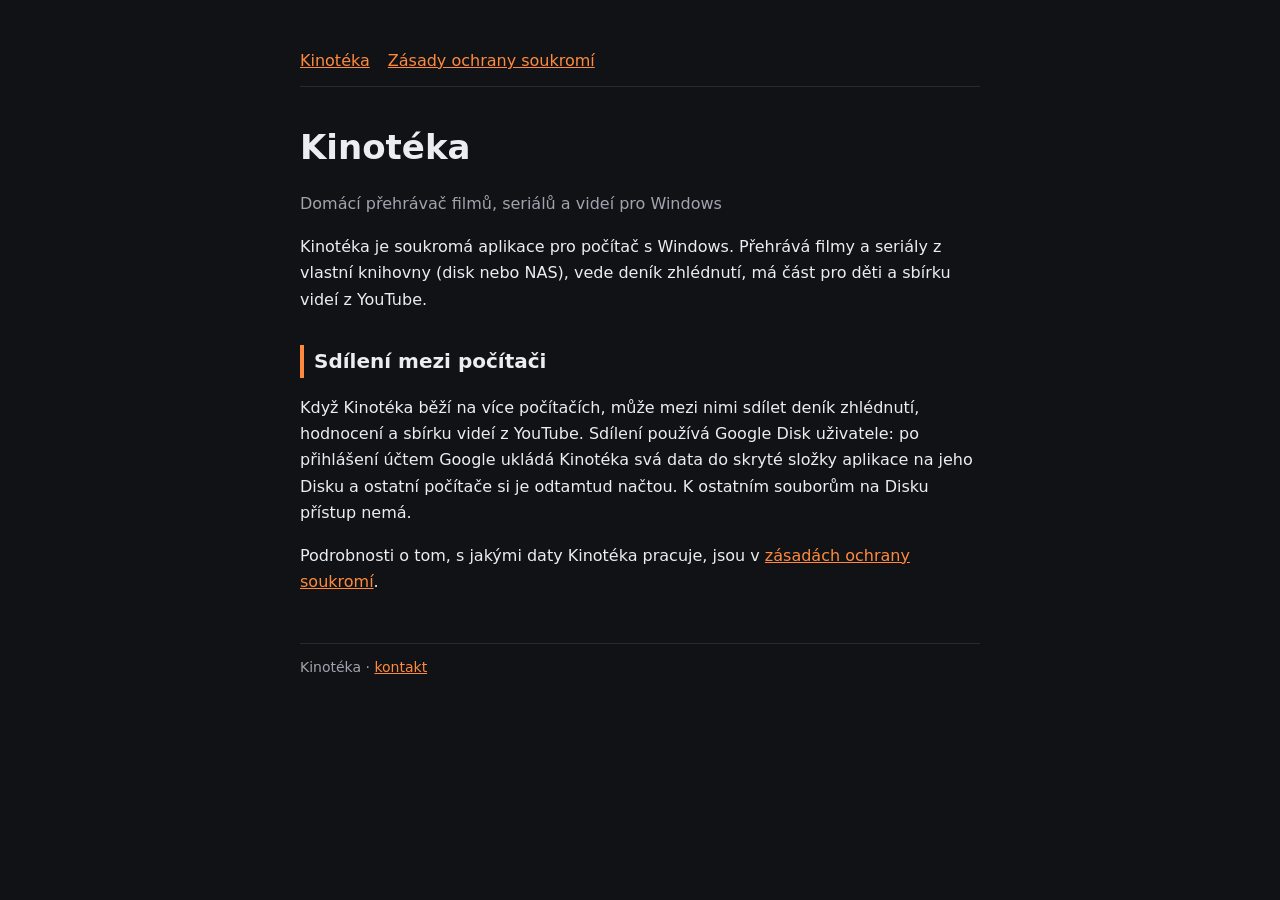
<file: index.html>
<!doctype html>
<html lang="cs">
  <head>
    <meta charset="utf-8" />
    <meta name="viewport" content="width=device-width, initial-scale=1" />
    <title>Kinotéka</title>
    <meta name="description" content="Kinotéka – domácí přehrávač filmů, seriálů a videí pro Windows." />
    <link rel="stylesheet" href="style.css" />
  </head>
  <body>
    <main>
      <nav>
        <a href="./">Kinotéka</a>
        <a href="soukromi.html">Zásady ochrany soukromí</a>
      </nav>
      <h1>Kinotéka</h1>
      <p class="muted">Domácí přehrávač filmů, seriálů a videí pro Windows</p>

      <p>
        Kinotéka je soukromá aplikace pro počítač s Windows. Přehrává filmy a seriály z vlastní
        knihovny (disk nebo NAS), vede deník zhlédnutí, má část pro děti a sbírku videí
        z YouTube.
      </p>

      <h2>Sdílení mezi počítači</h2>
      <p>
        Když Kinotéka běží na více počítačích, může mezi nimi sdílet deník zhlédnutí, hodnocení
        a sbírku videí z YouTube. Sdílení používá Google Disk uživatele: po přihlášení účtem
        Google ukládá Kinotéka svá data do skryté složky aplikace na jeho Disku a ostatní
        počítače si je odtamtud načtou. K ostatním souborům na Disku přístup nemá.
      </p>
      <p>Podrobnosti o tom, s jakými daty Kinotéka pracuje, jsou v <a href="soukromi.html">zásadách ochrany soukromí</a>.</p>

      <footer>
        Kinotéka · <a href="https://github.com/Miroslave11/kinoteka-web/issues">kontakt</a>
      </footer>
    </main>
  </body>
</html>
</file>
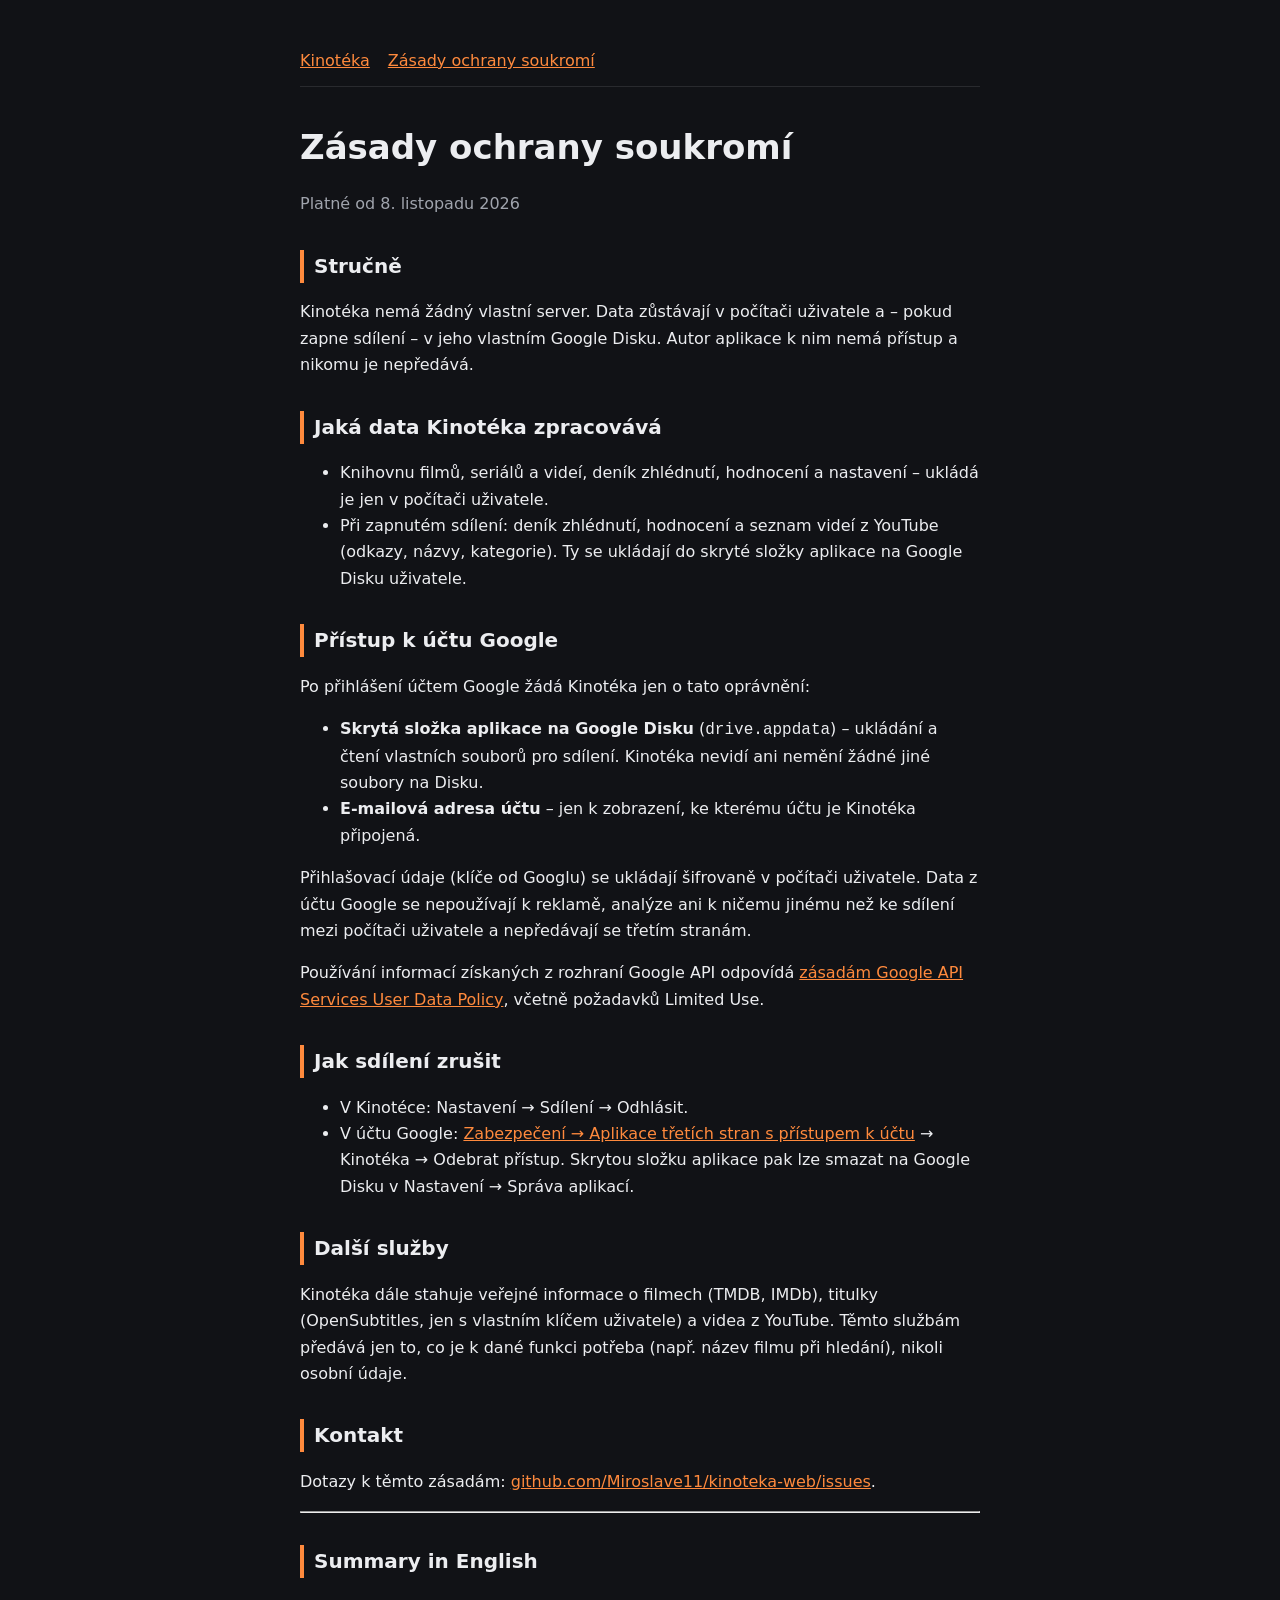
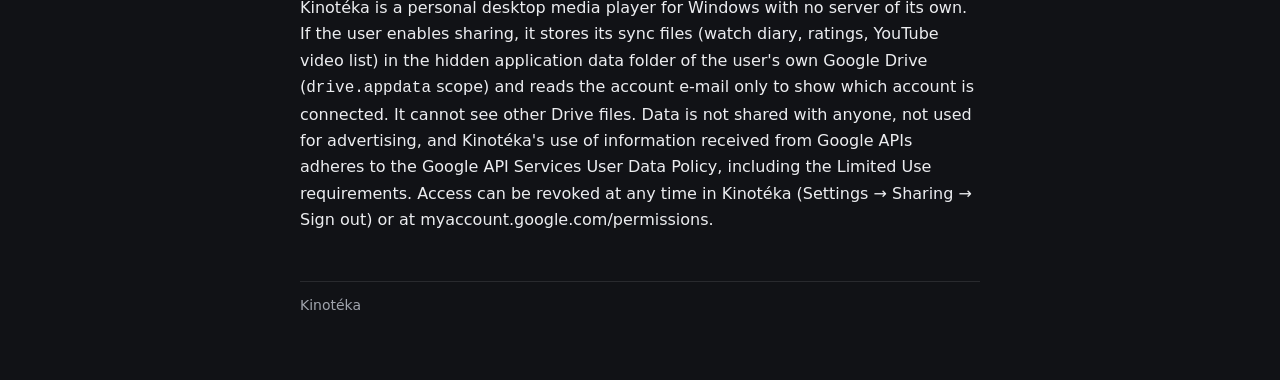
<file: soukromi.html>
<!doctype html>
<html lang="cs">
  <head>
    <meta charset="utf-8" />
    <meta name="viewport" content="width=device-width, initial-scale=1" />
    <title>Zásady ochrany soukromí – Kinotéka</title>
    <link rel="stylesheet" href="style.css" />
  </head>
  <body>
    <main>
      <nav>
        <a href="./">Kinotéka</a>
        <a href="soukromi.html">Zásady ochrany soukromí</a>
      </nav>
      <h1>Zásady ochrany soukromí</h1>
      <p class="muted">Platné od 8. listopadu 2026</p>

      <h2>Stručně</h2>
      <p>
        Kinotéka nemá žádný vlastní server. Data zůstávají v počítači uživatele a – pokud zapne
        sdílení – v jeho vlastním Google Disku. Autor aplikace k nim nemá přístup a nikomu je
        nepředává.
      </p>

      <h2>Jaká data Kinotéka zpracovává</h2>
      <ul>
        <li>Knihovnu filmů, seriálů a videí, deník zhlédnutí, hodnocení a nastavení – ukládá je jen v počítači uživatele.</li>
        <li>
          Při zapnutém sdílení: deník zhlédnutí, hodnocení a seznam videí z YouTube (odkazy,
          názvy, kategorie). Ty se ukládají do skryté složky aplikace na Google Disku uživatele.
        </li>
      </ul>

      <h2>Přístup k účtu Google</h2>
      <p>Po přihlášení účtem Google žádá Kinotéka jen o tato oprávnění:</p>
      <ul>
        <li>
          <strong>Skrytá složka aplikace na Google Disku</strong> (<code>drive.appdata</code>) –
          ukládání a čtení vlastních souborů pro sdílení. Kinotéka nevidí ani nemění žádné jiné
          soubory na Disku.
        </li>
        <li><strong>E-mailová adresa účtu</strong> – jen k zobrazení, ke kterému účtu je Kinotéka připojená.</li>
      </ul>
      <p>
        Přihlašovací údaje (klíče od Googlu) se ukládají šifrovaně v počítači uživatele. Data
        z účtu Google se nepoužívají k reklamě, analýze ani k ničemu jinému než ke sdílení mezi
        počítači uživatele a nepředávají se třetím stranám.
      </p>
      <p>
        Používání informací získaných z rozhraní Google API odpovídá
        <a href="https://developers.google.com/terms/api-services-user-data-policy">zásadám Google API Services User Data Policy</a>,
        včetně požadavků Limited Use.
      </p>

      <h2>Jak sdílení zrušit</h2>
      <ul>
        <li>V Kinotéce: Nastavení → Sdílení → Odhlásit.</li>
        <li>
          V účtu Google: <a href="https://myaccount.google.com/permissions">Zabezpečení → Aplikace třetích stran s přístupem k účtu</a> → Kinotéka → Odebrat přístup.
          Skrytou složku aplikace pak lze smazat na Google Disku v Nastavení → Správa aplikací.
        </li>
      </ul>

      <h2>Další služby</h2>
      <p>
        Kinotéka dále stahuje veřejné informace o filmech (TMDB, IMDb), titulky (OpenSubtitles,
        jen s vlastním klíčem uživatele) a videa z YouTube. Těmto službám předává jen to, co je
        k dané funkci potřeba (např. název filmu při hledání), nikoli osobní údaje.
      </p>

      <h2>Kontakt</h2>
      <p>Dotazy k těmto zásadám: <a href="https://github.com/Miroslave11/kinoteka-web/issues">github.com/Miroslave11/kinoteka-web/issues</a>.</p>

      <hr />
      <h2 lang="en">Summary in English</h2>
      <p lang="en">
        Kinotéka is a personal desktop media player for Windows with no server of its own. If the
        user enables sharing, it stores its sync files (watch diary, ratings, YouTube video
        list) in the hidden application data folder of the user's own Google Drive
        (<code>drive.appdata</code> scope) and reads the account e-mail only to show which
        account is connected. It cannot see other Drive files. Data is not shared with anyone,
        not used for advertising, and Kinotéka's use of information received from Google APIs
        adheres to the Google API Services User Data Policy, including the Limited Use
        requirements. Access can be revoked at any time in Kinotéka (Settings → Sharing → Sign
        out) or at myaccount.google.com/permissions.
      </p>

      <footer>Kinotéka</footer>
    </main>
  </body>
</html>
</file>
<file: style.css>
:root {
  --bg: #111216;
  --text: #ecedf0;
  --muted: #a0a4ad;
  --accent: #ff8a3d;
  --line: rgb(255 255 255 / 0.1);
}

* {
  box-sizing: border-box;
}

body {
  margin: 0;
  background: var(--bg);
  color: var(--text);
  font: 16px/1.65 'Segoe UI', system-ui, sans-serif;
}

main {
  max-width: 720px;
  margin: 0 auto;
  padding: 48px 20px 64px;
}

h1 {
  margin: 0 0 4px;
  font-size: 34px;
}

h2 {
  margin-top: 32px;
  font-size: 20px;
  border-left: 4px solid var(--accent);
  padding-left: 10px;
}

a {
  color: var(--accent);
}

.muted {
  color: var(--muted);
}

nav {
  display: flex;
  gap: 18px;
  margin-bottom: 32px;
  padding-bottom: 12px;
  border-bottom: 1px solid var(--line);
}

footer {
  margin-top: 48px;
  padding-top: 12px;
  border-top: 1px solid var(--line);
  color: var(--muted);
  font-size: 14px;
}
</file>
